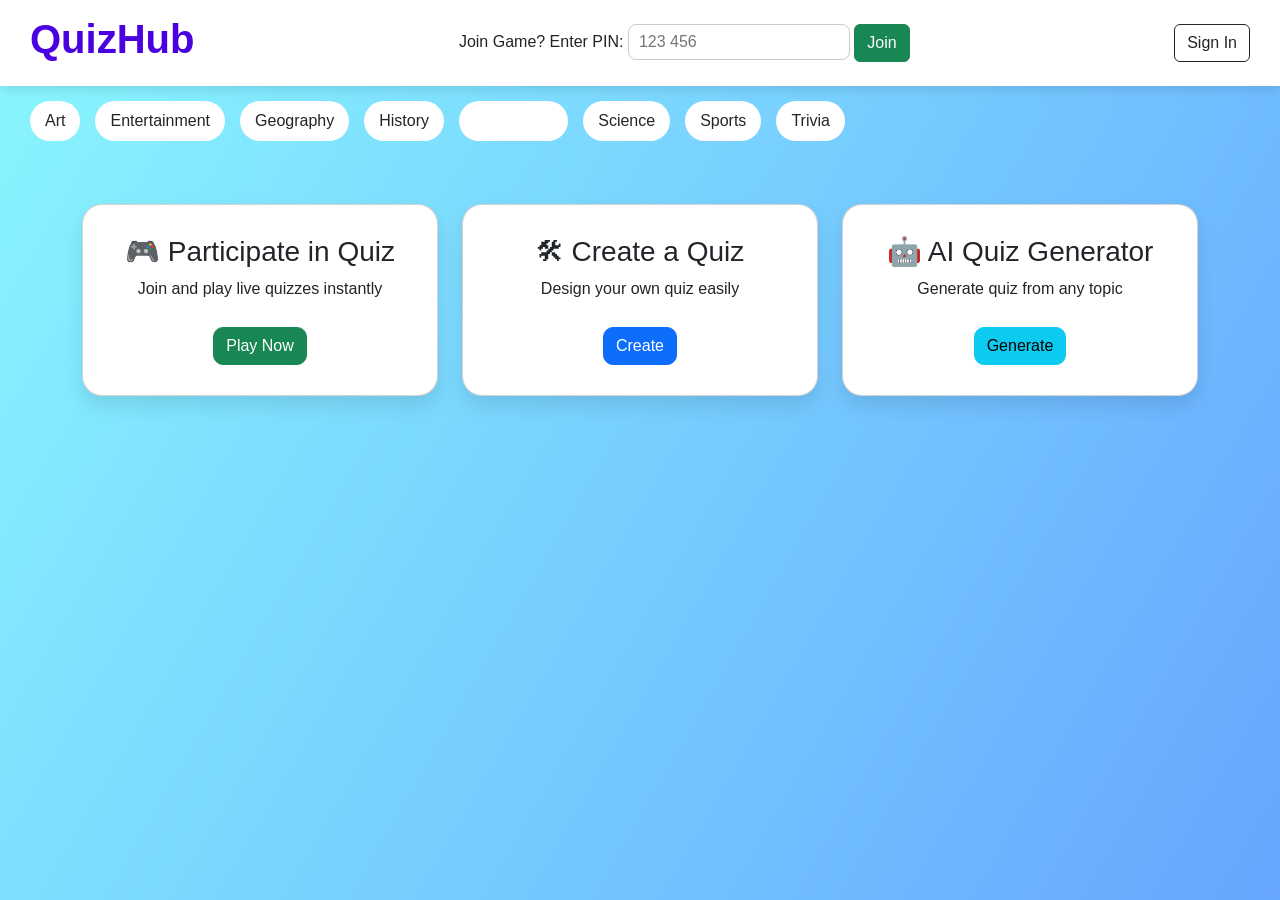
<file: mini1/index.html>
<!DOCTYPE html>
<html>
<head>
    <title>QuizHub - Home</title>
    <link rel="stylesheet" href="https://cdn.jsdelivr.net/npm/bootstrap@5.3.0/dist/css/bootstrap.min.css">
    <style>
        body {
            font-family: 'Segoe UI', sans-serif;
            background: linear-gradient(120deg, #89f7fe, #66a6ff);
            min-height: 100vh;
        }

        .header {
            display: flex;
            justify-content: space-between;
            align-items: center;
            padding: 15px 30px;
            background: white;
            box-shadow: 0 4px 10px rgba(0,0,0,0.1);
        }

        .logo {
            font-weight: bold;
            color: #4a00e0;
        }

        .join-box input {
            padding: 5px 10px;
            border-radius: 8px;
            border: 1px solid #ccc;
        }

        .categories {
            display: flex;
            gap: 15px;
            padding: 15px 30px;
            overflow-x: auto;
        }

        .categories span {
            background: white;
            padding: 8px 15px;
            border-radius: 20px;
            cursor: pointer;
            transition: 0.3s;
        }

        .categories span:hover, .active {
            background: #4a00e0;
            color: white;
        }

        .quiz-card {
            padding: 30px;
            border-radius: 20px;
            text-align: center;
            transition: 0.3s;
            box-shadow: 0 10px 20px rgba(0,0,0,0.1);
        }

        .quiz-card:hover {
            transform: translateY(-5px);
        }

        .btn-custom {
            margin-top: 10px;
            border-radius: 10px;
        }
    </style>
</head>
<body>

<!-- Header -->
<div class="header">
    <h1 class="logo">QuizHub</h1>

    <div class="join-box">
        <span>Join Game? Enter PIN:</span>
        <input type="text" placeholder="123 456">
        <a href="quiz.html"><button class="btn btn-success">Join</button></a>
    </div>

    <button class="btn btn-outline-dark">Sign In</button>
</div>

<!-- Categories -->
<div class="categories">
    <span>Art</span>
    <span>Entertainment</span>
    <span>Geography</span>
    <span>History</span>
    <span class="active">Languages</span>
    <span>Science</span>
    <span>Sports</span>
    <span>Trivia</span>
</div>

<!-- Main Cards -->
<div class="container mt-5">
    <div class="row g-4">

        <div class="col-md-4">
            <div class="card quiz-card">
                <h3>🎮 Participate in Quiz</h3>
                <p>Join and play live quizzes instantly</p>
                <a href="quiz.html"><button class="btn btn-success btn-custom">Play Now</button></a>
            </div>
        </div>

        <div class="col-md-4">
            <div class="card quiz-card">
                <h3>🛠 Create a Quiz</h3>
                <p>Design your own quiz easily</p>
                <a href="create.html"><button class="btn btn-primary btn-custom">Create</button></a>
            </div>
        </div>

        <div class="col-md-4">
            <div class="card quiz-card">
                <h3>🤖 AI Quiz Generator</h3>
                <p>Generate quiz from any topic</p>
                <a href="generate.html"><button class="btn btn-info btn-custom">Generate</button></a>
            </div>
        </div>

    </div>
</div>

</body>
</html>
</file>
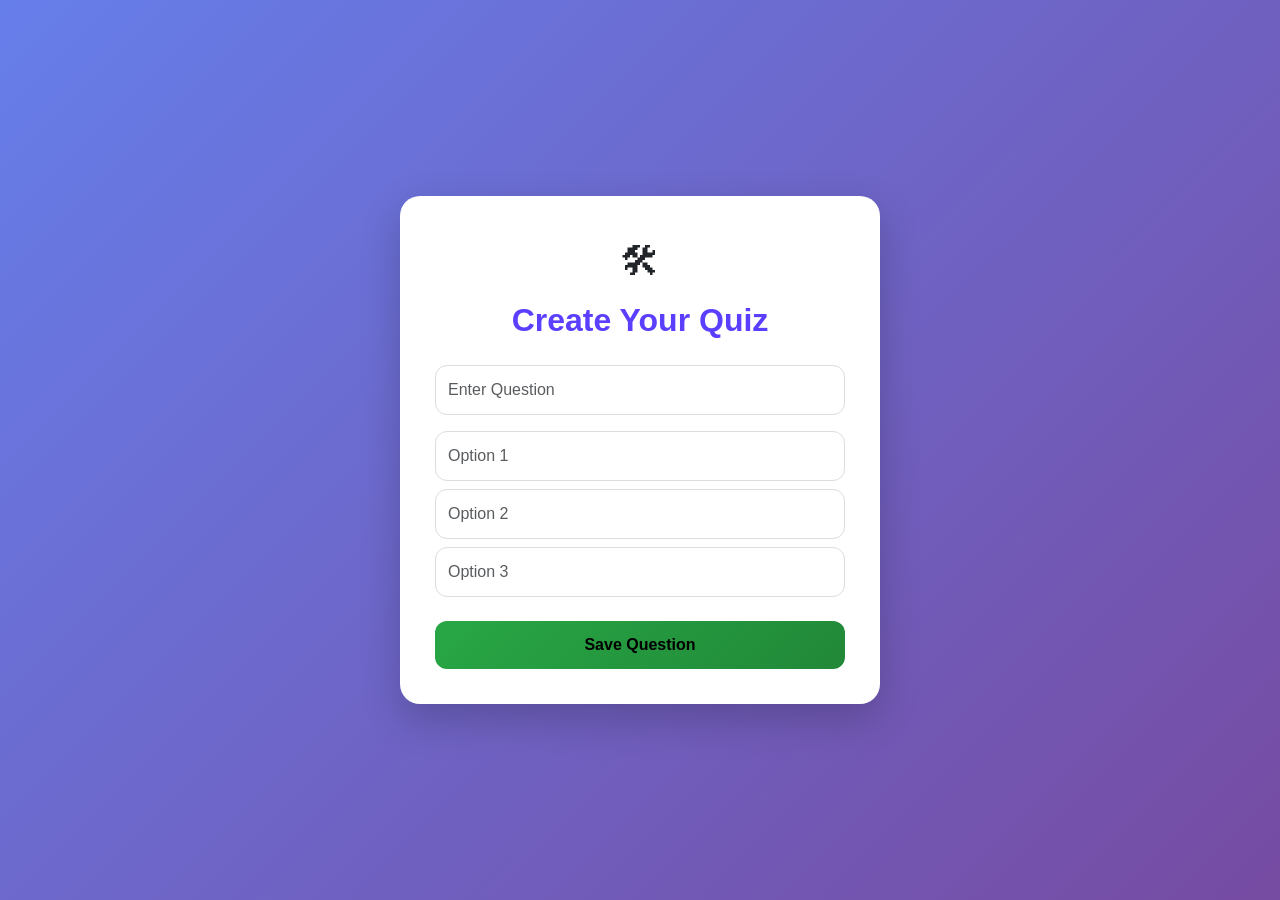
<file: mini1/create.html>
<!DOCTYPE html>
<html>
<head>
<title>Create Quiz</title>
<link rel="stylesheet" href="https://cdn.jsdelivr.net/npm/bootstrap@5.3.0/dist/css/bootstrap.min.css">

<style>
    body {
        background: linear-gradient(135deg, #667eea, #764ba2);
        min-height: 100vh;
        display: flex;
        align-items: center;
        justify-content: center;
        font-family: 'Segoe UI', sans-serif;
    }

    .form-box {
        background: white;
        padding: 35px;
        border-radius: 20px;
        width: 480px;
        box-shadow: 0 15px 40px rgba(0,0,0,0.2);
        animation: fadeIn 0.6s ease-in-out;
    }

    @keyframes fadeIn {
        from { opacity: 0; transform: translateY(20px); }
        to { opacity: 1; transform: translateY(0); }
    }

    .form-box h2 {
        text-align: center;
        margin-bottom: 25px;
        font-weight: bold;
        color: #5a3fff;
    }

    .form-control {
        border-radius: 12px;
        padding: 12px;
        border: 1px solid #ddd;
        transition: 0.3s;
    }

    .form-control:focus {
        border-color: #5a3fff;
        box-shadow: 0 0 8px rgba(90,63,255,0.3);
    }

    .btn-save {
        width: 100%;
        border-radius: 12px;
        padding: 12px;
        font-size: 16px;
        font-weight: bold;
        background: linear-gradient(135deg, #28a745, #218838);
        border: none;
        transition: 0.3s;
    }

    .btn-save:hover {
        transform: scale(1.05);
        box-shadow: 0 5px 15px rgba(0,0,0,0.2);
    }

    .icon {
        font-size: 40px;
        text-align: center;
        margin-bottom: 10px;
    }
</style>
</head>

<body>

<div class="form-box">
    <div class="icon">🛠</div>
    <h2>Create Your Quiz</h2>

    <input class="form-control mt-3" placeholder="Enter Question">
    <input class="form-control mt-3" placeholder="Option 1">
    <input class="form-control mt-2" placeholder="Option 2">
    <input class="form-control mt-2" placeholder="Option 3">

    <button class="btn-save mt-4">Save Question</button>
</div>

</body>
</html>
</file>
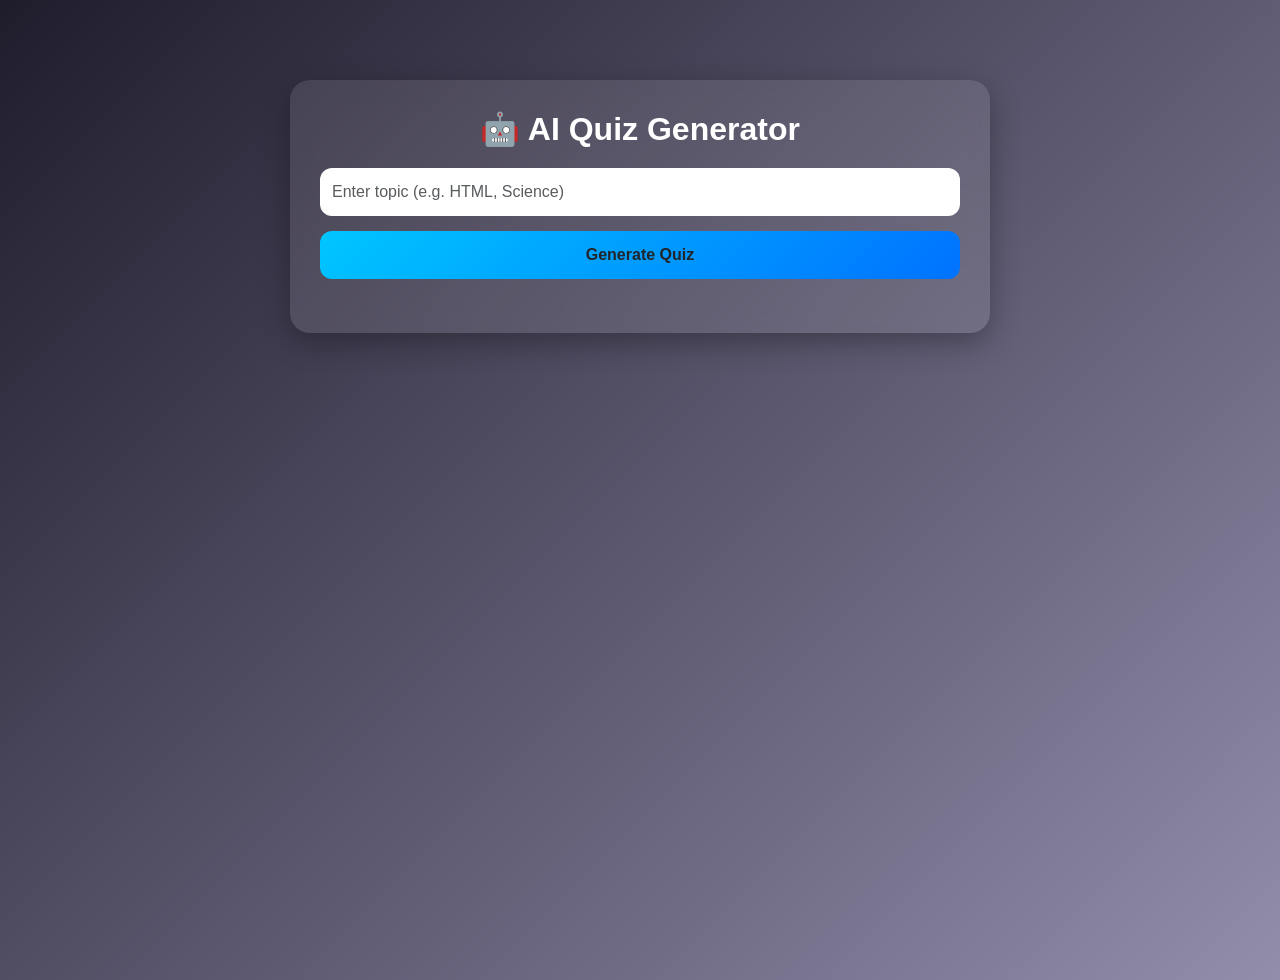
<file: mini1/generate.html>
<!DOCTYPE html>
<html>
<head>
<title>AI Quiz Generator</title>
<link rel="stylesheet" href="https://cdn.jsdelivr.net/npm/bootstrap@5.3.0/dist/css/bootstrap.min.css">

<style>
    body {
        background: linear-gradient(135deg, #1f1c2c, #928dab);
        min-height: 100vh;
        font-family: 'Segoe UI', sans-serif;
        color: white;
    }

    .container-box {
        max-width: 700px;
        margin: auto;
        margin-top: 80px;
        background: rgba(255,255,255,0.1);
        padding: 30px;
        border-radius: 20px;
        backdrop-filter: blur(10px);
        box-shadow: 0 10px 30px rgba(0,0,0,0.3);
        text-align: center;
        animation: fadeIn 0.6s ease-in-out;
    }

    @keyframes fadeIn {
        from { opacity: 0; transform: translateY(20px); }
        to { opacity: 1; transform: translateY(0); }
    }

    h2 {
        margin-bottom: 20px;
        font-weight: bold;
    }

    .form-control {
        border-radius: 12px;
        padding: 12px;
        border: none;
    }

    .btn-generate {
        margin-top: 15px;
        width: 100%;
        border-radius: 12px;
        padding: 12px;
        font-weight: bold;
        background: linear-gradient(135deg, #00c6ff, #0072ff);
        border: none;
        transition: 0.3s;
    }

    .btn-generate:hover {
        transform: scale(1.05);
        box-shadow: 0 5px 20px rgba(0,0,0,0.4);
    }

    .card {
        border-radius: 15px;
        background: white;
        color: black;
        animation: fadeIn 0.5s ease-in-out;
    }

    .loading {
        margin-top: 20px;
        font-size: 18px;
    }
</style>
</head>

<body>

<div class="container-box">
    <h2>🤖 AI Quiz Generator</h2>

    <input id="topic" class="form-control mt-3" placeholder="Enter topic (e.g. HTML, Science)">
    
    <button onclick="loadQuiz()" class="btn btn-generate">Generate Quiz</button>

    <div id="loading" class="loading"></div>

    <div id="result" class="mt-4"></div>
</div>

<script>
function loadQuiz() {
    const topic = document.getElementById("topic").value;
    const resultDiv = document.getElementById("result");
    const loadingDiv = document.getElementById("loading");

    resultDiv.innerHTML = "";
    loadingDiv.innerHTML = "⏳ Generating quiz...";

    fetch("fetch.php")
    .then(res => res.json())
    .then(data => {
        loadingDiv.innerHTML = "";

        let output = "";

        data.forEach(q => {
            output += `
                <div class="card p-3 mt-3 text-start">
                    <h5>${q.question}</h5>
                    <p>1. ${q.option1}</p>
                    <p>2. ${q.option2}</p>
                    <p>3. ${q.option3}</p>
                </div>
            `;
        });

        resultDiv.innerHTML = output;
    })
    .catch(() => {
        loadingDiv.innerHTML = "❌ Error loading quiz";
    });
}
</script>

</body>
</html>
</file>
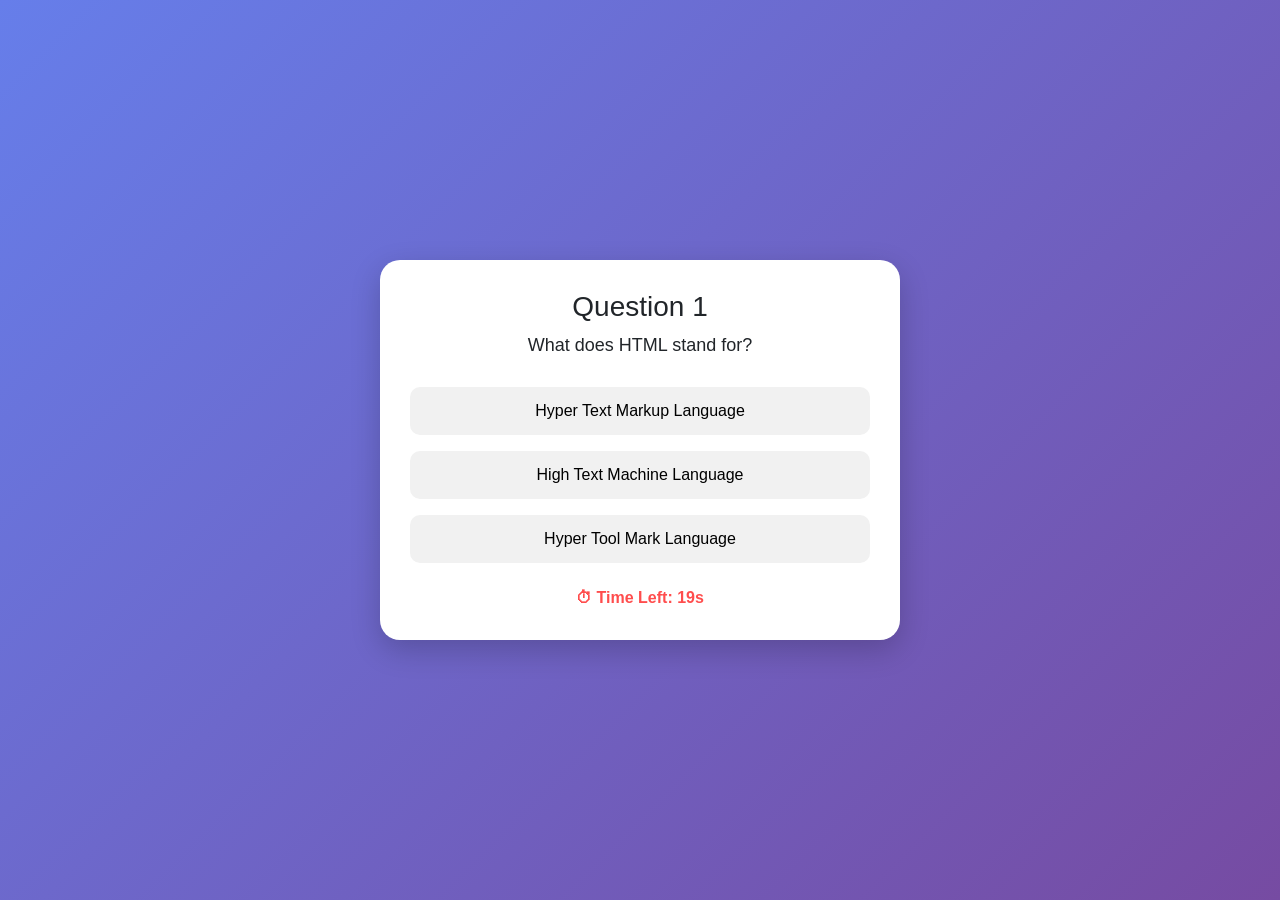
<file: mini1/quiz.html>
<!DOCTYPE html>
<html>
<head>
    <title>Quiz Question</title>
    <link rel="stylesheet" href="https://cdn.jsdelivr.net/npm/bootstrap@5.3.0/dist/css/bootstrap.min.css">
    <style>
        body {
            background: linear-gradient(135deg, #667eea, #764ba2);
            height: 100vh;
            display: flex;
            align-items: center;
            justify-content: center;
            font-family: 'Segoe UI', sans-serif;
        }

        .quiz-box {
            background: white;
            padding: 30px;
            border-radius: 20px;
            width: 520px;
            box-shadow: 0 10px 30px rgba(0,0,0,0.2);
            text-align: center;
        }

        .question {
            font-size: 18px;
            margin-bottom: 20px;
        }

        .option-btn {
            width: 100%;
            margin: 8px 0;
            padding: 12px;
            border-radius: 10px;
            border: none;
            background: #f1f1f1;
            transition: 0.3s;
        }

        .option-btn:hover {
            background: #667eea;
            color: white;
        }

        .correct {
            background: #28a745 !important;
            color: white;
        }

        .wrong {
            background: #dc3545 !important;
            color: white;
        }

        .timer {
            margin-top: 15px;
            font-weight: bold;
            color: #ff4d4d;
        }

        .next-btn {
            margin-top: 20px;
            display: none;
        }
    </style>
</head>
<body>

<div class="quiz-box">
    <h3 id="qno">Question 1</h3>
    <div id="question" class="question"></div>

    <div id="options"></div>

    <div class="timer">⏱ Time Left: <span id="timer">20</span>s</div>

    <button class="btn btn-success next-btn" onclick="nextQuestion()">Next Question</button>
</div>

<script>
const quiz = [
    {
        question: "What does HTML stand for?",
        options: [
            "Hyper Text Markup Language",
            "High Text Machine Language",
            "Hyper Tool Mark Language"
        ],
        answer: 0
    },
    {
        question: "Which language is used for styling web pages?",
        options: ["HTML", "JQuery", "CSS"],
        answer: 2
    },
    {
        question: "Which is not a programming language?",
        options: ["Python", "HTML", "Java"],
        answer: 1
    }
];

let currentQ = 0;
let score = 0;
let timeLeft = 20;
let countdown;

function loadQuestion() {
    const q = quiz[currentQ];
    document.getElementById("qno").innerText = `Question ${currentQ + 1}`;
    document.getElementById("question").innerText = q.question;

    const optionsDiv = document.getElementById("options");
    optionsDiv.innerHTML = "";

    q.options.forEach((opt, index) => {
        const btn = document.createElement("button");
        btn.innerText = opt;
        btn.classList.add("option-btn");
        btn.onclick = () => checkAnswer(index, btn);
        optionsDiv.appendChild(btn);
    });

    document.querySelector(".next-btn").style.display = "none";
    startTimer();
}

function checkAnswer(selected, btn) {
    clearInterval(countdown);
    const correct = quiz[currentQ].answer;

    const buttons = document.querySelectorAll(".option-btn");

    buttons.forEach((b, i) => {
        if (i === correct) b.classList.add("correct");
        if (i === selected && i !== correct) b.classList.add("wrong");
        b.disabled = true;
    });

    if (selected === correct) score++;

    document.querySelector(".next-btn").style.display = "block";
}

function nextQuestion() {
    currentQ++;

    if (currentQ < quiz.length) {
        timeLeft = 20;
        loadQuestion();
    } else {
        showResult();
    }
}

function startTimer() {
    document.getElementById("timer").innerText = timeLeft;

    countdown = setInterval(() => {
        timeLeft--;
        document.getElementById("timer").innerText = timeLeft;

        if (timeLeft <= 0) {
            clearInterval(countdown);
            document.querySelectorAll(".option-btn").forEach(b => b.disabled = true);
            document.querySelector(".next-btn").style.display = "block";
        }
    }, 1000);
}

function showResult() {
    document.querySelector(".quiz-box").innerHTML = `
        <h2>🎉 Congratulations!</h2>
        <p>You completed the quiz.</p>
        <h3>Your Score: ${score} / ${quiz.length}</h3>
        <button class="btn btn-primary mt-3" onclick="location.reload()">Play Again</button>
    `;
}

loadQuestion();
</script>

</body>
</html>
</file>
